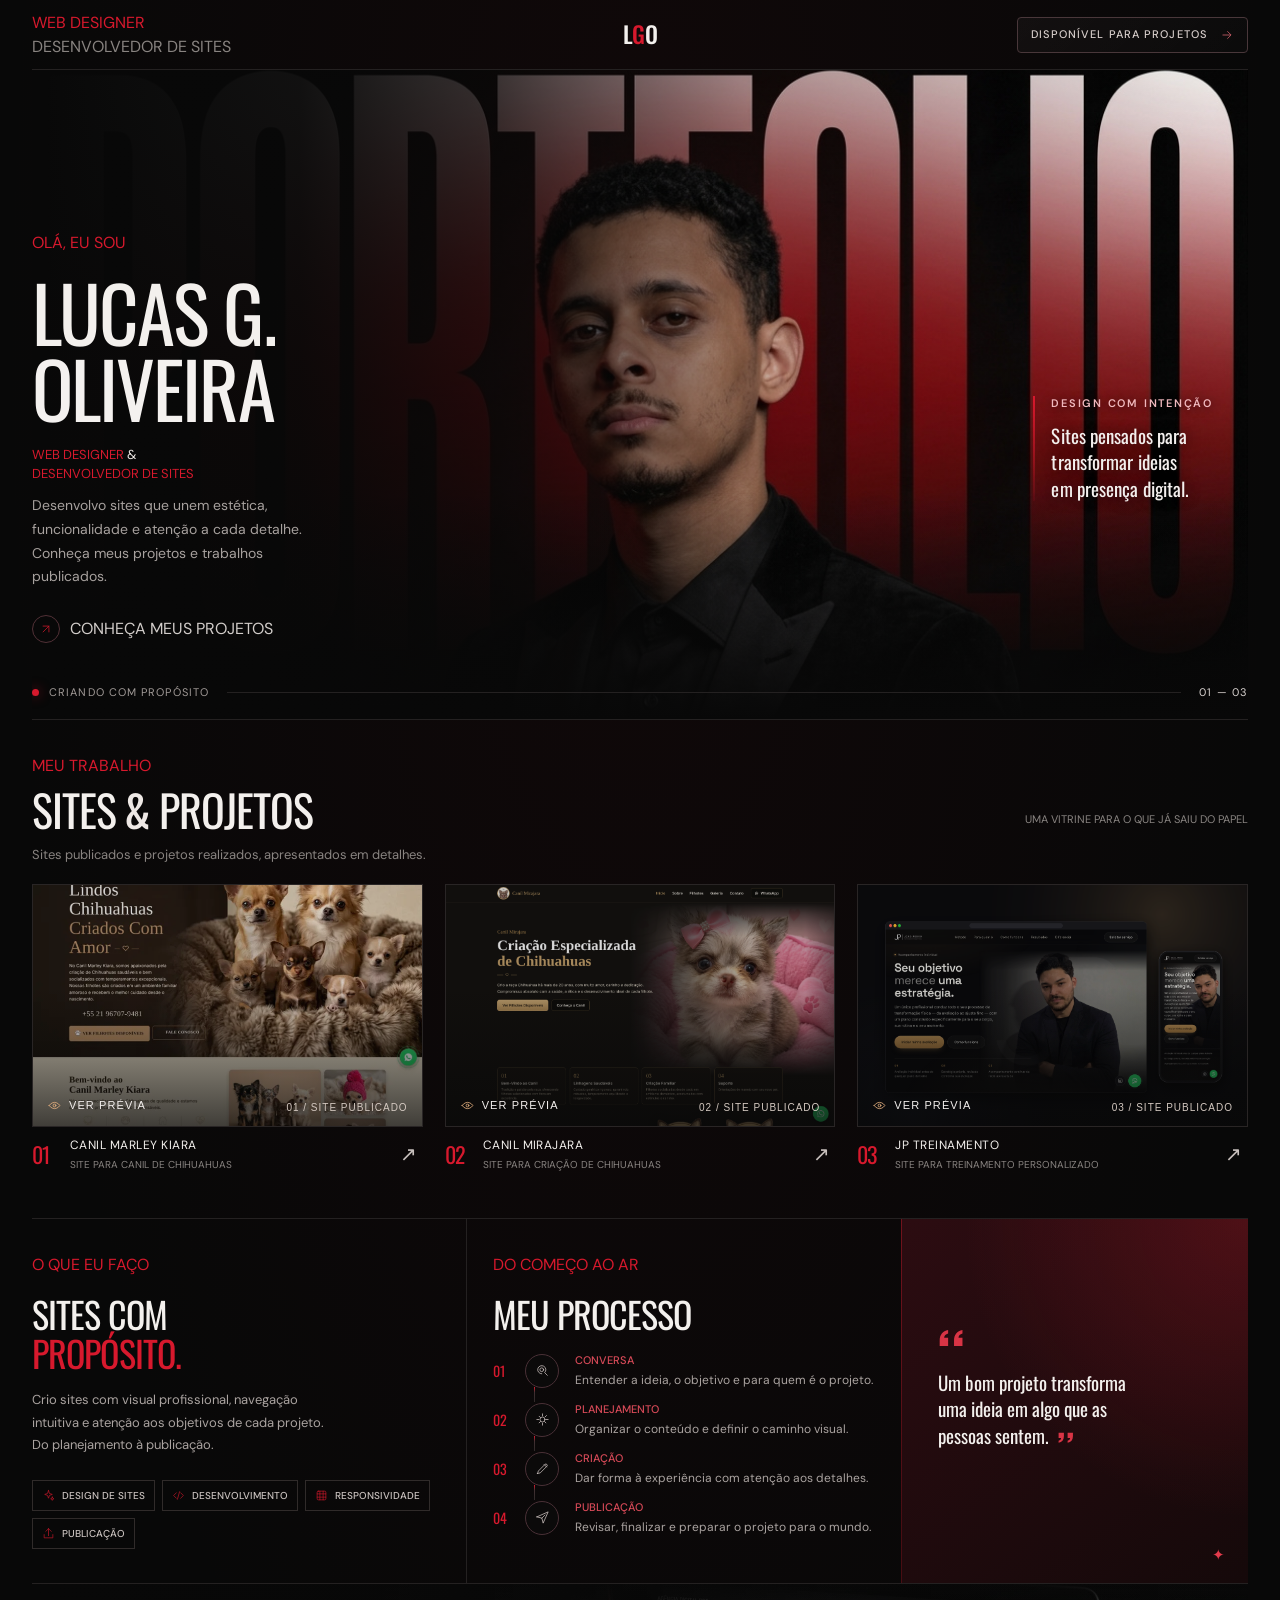
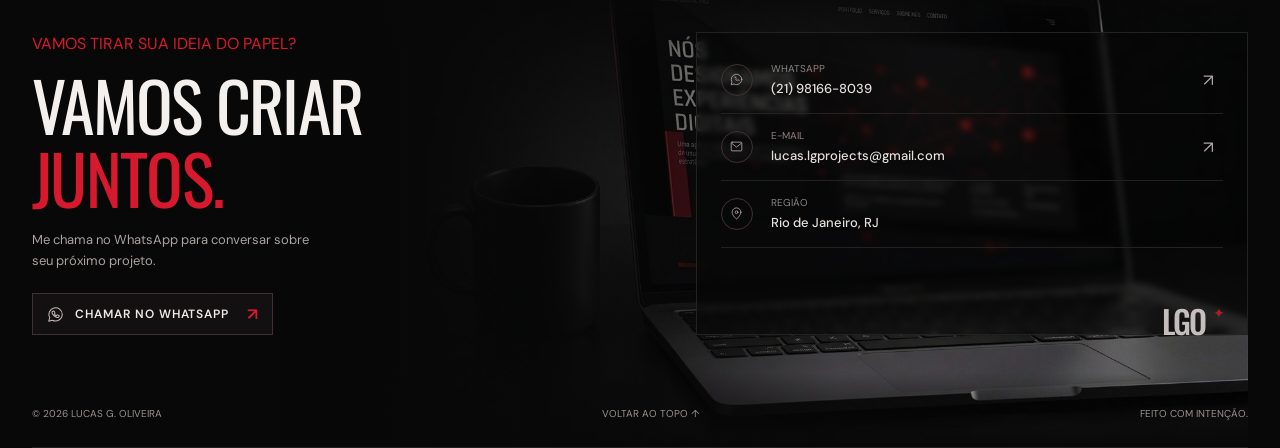
<file: index.html>
<!doctype html>
<html lang="pt-BR">
  <head>
    <meta charset="UTF-8" />
    <meta name="viewport" content="width=device-width, initial-scale=1.0" />
    <meta
      name="description"
      content="Portfólio de Lucas G. Oliveira. Sites, projetos e contato."
    />
    <meta name="theme-color" content="#080808" />
    <meta property="og:type" content="website" />
    <meta property="og:locale" content="pt_BR" />
    <meta property="og:title" content="Lucas G. Oliveira — Web Designer e Desenvolvedor de Sites" />
    <meta
      property="og:description"
      content="Sites publicados e projetos realizados. Vamos tirar sua ideia do papel?"
    />
    <title>Lucas G. Oliveira — Portfólio</title>
    <link rel="preconnect" href="https://fonts.googleapis.com" />
    <link rel="preconnect" href="https://fonts.gstatic.com" crossorigin />
    <link
      href="https://fonts.googleapis.com/css2?family=DM+Sans:wght@400;500;600;700&family=Oswald:wght@400;500;600;700&display=swap"
      rel="stylesheet"
    />
    <link rel="stylesheet" href="styles.css" />
  </head>
  <body>
    <header class="site-header page-shell">
      <a class="wordmark" href="#inicio" aria-label="Lucas G. Oliveira — início">
        L<span>G</span>O
      </a>
      <p class="header-role">WEB DESIGNER<br /><span>DESENVOLVEDOR DE SITES</span></p>
      <a class="availability" href="#contato" aria-label="Disponível para projetos. Ir para contato">
        <span>DISPONÍVEL PARA PROJETOS</span>
        <svg viewBox="0 0 24 24" aria-hidden="true">
          <path d="M5 12h13M13 6l6 6-6 6" />
        </svg>
      </a>
    </header>

    <main>
      <section class="hero page-shell" id="inicio" aria-labelledby="hero-title">
        <div class="hero-copy">
          <p class="eyebrow">OLÁ, EU SOU</p>
          <h1 id="hero-title">Lucas G.<br /><span>Oliveira</span></h1>
          <p class="hero-specialty">WEB DESIGNER <span>&</span><br />DESENVOLVEDOR DE SITES</p>
          <p class="hero-description">
            Desenvolvo sites que unem estética, funcionalidade e atenção a cada
            detalhe. Conheça meus projetos e trabalhos publicados.
          </p>
          <a class="text-link" href="#projetos">
            <span class="link-mark" aria-hidden="true">
              <svg viewBox="0 0 24 24"><path d="M7 17 17 7M7 7h10v10" /></svg>
            </span>
            CONHEÇA MEUS PROJETOS
          </a>
        </div>

        <div class="hero-art">
          <img
            class="hero-art-image"
            src="./assets/lucas-portfolio-hero.jpg"
            alt="Lucas G. Oliveira em um retrato para o portfólio"
            fetchpriority="high"
          />
        </div>

        <aside class="hero-note">
          <span class="note-accent" aria-hidden="true"></span>
          <div class="note-content">
            <span class="note-label">DESIGN COM INTENÇÃO</span>
            <p>Sites pensados para transformar ideias em presença digital.</p>
          </div>
        </aside>
        <div class="hero-bottom">
          <span class="availability-dot"></span>
          <span>CRIANDO COM PROPÓSITO</span>
          <span class="hero-bottom-rule"></span>
          <span class="hero-bottom-number">01 — 03</span>
        </div>
      </section>

      <section class="projects page-shell section-rule" id="projetos" aria-labelledby="projects-title">
        <div class="section-heading">
          <div>
            <p class="eyebrow">MEU TRABALHO</p>
            <h2 id="projects-title">SITES <span>&</span> PROJETOS</h2>
          </div>
          <p class="section-aside">UMA VITRINE PARA O QUE JÁ SAIU DO PAPEL</p>
        </div>
        <p class="projects-intro">
          Sites publicados e projetos realizados, apresentados em detalhes.
        </p>

        <div class="project-grid">
          <article class="project-card project-card-featured"
            data-project-title="Canil Marley Kiara"
            data-project-category="SITE PUBLICADO · CANIL"
            data-project-description="Site institucional para um canil especializado em Chihuahua, com informações sobre os filhotes, cuidados e contato."
            data-project-url="https://marleykiara.com.br/"
            data-project-domain="MARLEYKIARA.COM.BR"
            data-project-preview="./assets/canil-marley-kiara-preview.png"
            data-project-preview-alt="Prévia completa do site do Canil Marley Kiara"
          >
            <button
              class="project-preview-trigger"
              type="button"
              aria-haspopup="dialog"
              aria-controls="project-preview-dialog"
              aria-label="Abrir prévia do site Canil Marley Kiara"
            >
              <img
                class="project-preview-image"
                src="./assets/canil-marley-kiara-preview.png"
                alt="Captura da página do Canil Marley Kiara, com fotos de filhotes de Chihuahua"
                loading="lazy"
              />
              <span class="project-preview-hint">
                <svg viewBox="0 0 24 24" aria-hidden="true">
                  <path d="M3.5 12s3.1-5 8.5-5 8.5 5 8.5 5-3.1 5-8.5 5-8.5-5-8.5-5Z" />
                  <circle cx="12" cy="12" r="2.2" />
                </svg>
                VER PRÉVIA
              </span>
              <span class="project-preview-index">01 / SITE PUBLICADO</span>
            </button>
            <div class="project-meta">
              <span class="project-number">01</span>
              <div>
                <h3>CANIL MARLEY KIARA</h3>
                <p>SITE PARA CANIL DE CHIHUAHUAS</p>
              </div>
              <button
                class="project-arrow project-open-button"
                type="button"
                aria-haspopup="dialog"
                aria-label="Ver prévia do site Canil Marley Kiara"
                aria-controls="project-preview-dialog"
              >
                ↗
              </button>
            </div>
          </article>
          <article class="project-card project-card-featured"
            data-project-title="Canil Mirajara"
            data-project-category="SITE PUBLICADO · CANIL DE CHIHUAHUAS"
            data-project-description="Site para um canil especializado em Chihuahuas, com apresentação da criação, linhagens, filhotes disponíveis e galeria de fotos."
            data-project-url="https://canilmirajara.com.br/"
            data-project-domain="CANILMIRAJARA.COM.BR"
            data-project-preview="./assets/canil-mirajara-full.png"
            data-project-preview-alt="Captura completa do site do Canil Mirajara"
            data-project-mobile="./assets/canil-mirajara-mobile.png"
            data-project-mobile-alt="Versão para celular do site Canil Mirajara, exibindo um filhote de Chihuahua"
          >
            <button
              class="project-preview-trigger"
              type="button"
              aria-haspopup="dialog"
              aria-controls="project-preview-dialog"
              aria-label="Abrir prévia do site Canil Mirajara"
            >
              <img
                class="project-preview-image"
                src="./assets/canil-mirajara-cover.png"
                alt="Página inicial do Canil Mirajara com um filhote de Chihuahua"
                loading="lazy"
              />
              <span class="project-preview-hint">
                <svg viewBox="0 0 24 24" aria-hidden="true">
                  <path d="M3.5 12s3.1-5 8.5-5 8.5 5 8.5 5-3.1 5-8.5 5-8.5-5-8.5-5Z" />
                  <circle cx="12" cy="12" r="2.2" />
                </svg>
                VER PRÉVIA
              </span>
              <span class="project-preview-index">02 / SITE PUBLICADO</span>
            </button>
            <div class="project-meta">
              <span class="project-number">02</span>
              <div>
                <h3>CANIL MIRAJARA</h3>
                <p>SITE PARA CRIAÇÃO DE CHIHUAHUAS</p>
              </div>
              <button
                class="project-arrow project-open-button"
                type="button"
                aria-haspopup="dialog"
                aria-label="Ver prévia do site Canil Mirajara"
                aria-controls="project-preview-dialog"
              >
                ↗
              </button>
            </div>
          </article>

          <article class="project-card project-card-featured"
            data-project-title="JP Treinamento"
            data-project-category="SITE PUBLICADO · TREINAMENTO PERSONALIZADO"
            data-project-description="Site para João Pedro Treinamento, apresentando o acompanhamento individual, a metodologia de treino, os resultados e a evolução dos alunos."
            data-project-url="https://joaopedrotreinamento.com.br/"
            data-project-domain="JOAOPEDROTREINAMENTO.COM.BR"
            data-project-preview="./assets/jp-treinamento-full.png"
            data-project-preview-alt="Captura completa do site JP Treinamento"
            data-project-showcase="./assets/jp-treinamento-desktop.png"
            data-project-showcase-alt="Apresentação desktop do site JP Treinamento com a seção inicial e chamada de avaliação"
            data-project-mobile="./assets/jp-treinamento-mobile.png"
            data-project-mobile-alt="Versão para celular do site JP Treinamento"
          >
            <button
              class="project-preview-trigger"
              type="button"
              aria-haspopup="dialog"
              aria-controls="project-preview-dialog"
              aria-label="Abrir prévia do site JP Treinamento"
            >
              <img
                class="project-preview-image"
                src="./assets/jp-treinamento-cover.png"
                alt="Apresentação do site de JP Treinamento em computador e celular"
                loading="lazy"
              />
              <span class="project-preview-hint">
                <svg viewBox="0 0 24 24" aria-hidden="true">
                  <path d="M3.5 12s3.1-5 8.5-5 8.5 5 8.5 5-3.1 5-8.5 5-8.5-5-8.5-5Z" />
                  <circle cx="12" cy="12" r="2.2" />
                </svg>
                VER PRÉVIA
              </span>
              <span class="project-preview-index">03 / SITE PUBLICADO</span>
            </button>
            <div class="project-meta">
              <span class="project-number">03</span>
              <div>
                <h3>JP TREINAMENTO</h3>
                <p>SITE PARA TREINAMENTO PERSONALIZADO</p>
              </div>
              <button
                class="project-arrow project-open-button"
                type="button"
                aria-haspopup="dialog"
                aria-label="Ver prévia do site JP Treinamento"
                aria-controls="project-preview-dialog"
              >
                ↗
              </button>
            </div>
          </article>
        </div>
      </section>

      <dialog class="project-dialog" id="project-preview-dialog" aria-labelledby="project-dialog-title">
        <div class="project-dialog-shell">
          <div class="project-dialog-header">
            <p class="eyebrow">PRÉVIA DO PROJETO</p>
            <button class="project-dialog-close" type="button" aria-label="Fechar prévia">
              <svg viewBox="0 0 24 24" aria-hidden="true">
                <path d="m6 6 12 12M18 6 6 18" />
              </svg>
            </button>
          </div>
          <div class="project-dialog-body">
            <div class="project-dialog-preview">
              <img
                class="project-dialog-image"
                id="project-dialog-image"
                loading="lazy"
                src="./assets/canil-marley-kiara-preview.png"
                alt="Prévia completa do site do Canil Marley Kiara"
              />
            </div>
            <div class="project-dialog-info">
              <div class="project-preview-modes" role="tablist" aria-label="Formato da prévia" hidden>
                <button
                  class="project-preview-mode is-active"
                  type="button"
                  role="tab"
                  aria-selected="true"
                  data-preview-mode="desktop"
                  aria-controls="project-dialog-image"
                >SITE COMPLETO</button>
                <button
                  class="project-preview-mode"
                  type="button"
                  role="tab"
                  aria-selected="false"
                  data-preview-mode="mobile"
                  aria-controls="project-dialog-image"
                >VERSÃO PARA CELULAR</button>
                <button
                  class="project-preview-mode"
                  type="button"
                  role="tab"
                  aria-selected="false"
                  data-preview-mode="showcase"
                  aria-controls="project-dialog-image"
                >DESTAQUE DESKTOP</button>
              </div>
              <p class="eyebrow project-dialog-category">SITE PUBLICADO · CANIL</p>
              <h2 class="project-dialog-title" id="project-dialog-title">Canil Marley Kiara</h2>
              <p class="project-dialog-description"></p>
              <a
                class="project-dialog-link"
                href="https://canilmirajara.com.br/"
                target="_blank"
                rel="noopener noreferrer"
              >
                ACESSAR O SITE
                <svg viewBox="0 0 24 24" aria-hidden="true">
                  <path d="M7 17 17 7M7 7h10v10" />
                </svg>
              </a>
              <span class="project-dialog-url">CANILMIRAJARA.COM.BR</span>
            </div>
          </div>
        </div>
      </dialog>

      <section class="details page-shell section-rule" aria-label="Sobre e processo">
        <div class="details-panel about-panel">
          <p class="eyebrow">O QUE EU FAÇO</p>
          <h2>SITES COM<br /><span>PROPÓSITO.</span></h2>
          <p class="panel-copy">
            Crio sites com visual profissional, navegação intuitiva e atenção
            aos objetivos de cada projeto. Do planejamento à publicação.
          </p>
          <div class="skill-list" aria-label="Áreas de interesse">
            <span><svg viewBox="0 0 24 24" aria-hidden="true"><path d="m12 3 1.8 5.2L19 10l-5.2 1.8L12 17l-1.8-5.2L5 10l5.2-1.8L12 3Z" /><path d="m19 15 .9 2.1L22 18l-2.1.9L19 21l-.9-2.1L16 18l2.1-.9L19 15Z" /></svg>DESIGN DE SITES</span>
            <span><svg viewBox="0 0 24 24" aria-hidden="true"><path d="m8 7-5 5 5 5m8-10 5 5-5 5m-2-12-4 14" /></svg>DESENVOLVIMENTO</span>
            <span><svg viewBox="0 0 24 24" aria-hidden="true"><rect x="4" y="4" width="16" height="16" rx="2" /><path d="M9 20V4m6 16V4M4 9h16m-16 6h16" /></svg>RESPONSIVIDADE</span>
            <span><svg viewBox="0 0 24 24" aria-hidden="true"><path d="M12 16V3m-5 5 5-5 5 5M4 14v6h16v-6" /></svg>PUBLICAÇÃO</span>
          </div>
        </div>

        <div class="details-panel process-panel">
          <p class="eyebrow">DO COMEÇO AO AR</p>
          <h2>MEU PROCESSO</h2>
          <ol class="process-list">
            <li><span class="process-number">01</span><span class="process-icon" aria-hidden="true"><svg viewBox="0 0 24 24"><path d="M10.8 17.3a6.5 6.5 0 1 1 4.6-1.9l4.3 4.3" /><circle cx="10.8" cy="10.8" r="3" /></svg></span><div><h3>CONVERSA</h3><p>Entender a ideia, o objetivo e para quem é o projeto.</p></div></li>
            <li><span class="process-number">02</span><span class="process-icon" aria-hidden="true"><svg viewBox="0 0 24 24"><path d="M12 3v3m0 12v3M3 12h3m12 0h3m-2.6-6.4-2.1 2.1M8.7 15.3l-2.1 2.1m0-10.6 2.1 2.1m6.6 6.4 2.1 2.1" /><circle cx="12" cy="12" r="4" /></svg></span><div><h3>PLANEJAMENTO</h3><p>Organizar o conteúdo e definir o caminho visual.</p></div></li>
            <li><span class="process-number">03</span><span class="process-icon" aria-hidden="true"><svg viewBox="0 0 24 24"><path d="m14.5 5.5 4 4M4 20l4.4-1 10.5-10.5a2.1 2.1 0 0 0-3-3L5.4 16 4 20Z" /></svg></span><div><h3>CRIAÇÃO</h3><p>Dar forma à experiência com atenção aos detalhes.</p></div></li>
            <li><span class="process-number">04</span><span class="process-icon" aria-hidden="true"><svg viewBox="0 0 24 24"><path d="m3 11 18-8-8 18-2-8-8-2Z" /><path d="m11 13 5-5" /></svg></span><div><h3>PUBLICAÇÃO</h3><p>Revisar, finalizar e preparar o projeto para o mundo.</p></div></li>
          </ol>
        </div>

        <blockquote class="quote-panel">
          <span class="quote-mark" aria-hidden="true">
            <svg viewBox="0 0 32 24"><path d="M2 14.5C2 7.5 5.5 3.5 12 2v4c-3 .8-4.5 2.5-4.7 5H12v10H2v-6.5Zm17 0c0-7 3.5-11 10-12.5v4c-3 .8-4.5 2.5-4.7 5H29v10H19v-6.5Z" /></svg>
          </span>
          <p>Um bom projeto transforma uma ideia em algo que as pessoas <span class="quote-last">sentem.<span class="quote-mark quote-mark-end" aria-hidden="true"><svg viewBox="0 0 32 24"><path d="M2 14.5C2 7.5 5.5 3.5 12 2v4c-3 .8-4.5 2.5-4.7 5H12v10H2v-6.5Zm17 0c0-7 3.5-11 10-12.5v4c-3 .8-4.5 2.5-4.7 5H29v10H19v-6.5Z" /></svg></span></span></p>
          <span class="quote-decoration" aria-hidden="true">✦</span>
        </blockquote>
      </section>
    </main>

    <footer class="contact page-shell section-rule" id="contato">
      <div class="contact-copy">
        <p class="eyebrow">VAMOS TIRAR SUA IDEIA DO PAPEL?</p>
        <h2>VAMOS CRIAR<br /><span>JUNTOS.</span></h2>
        <p>Me chama no WhatsApp para conversar sobre seu próximo projeto.</p>
        <a
          class="whatsapp-button"
          href="https://wa.me/5521981668039"
          target="_blank"
          rel="noopener noreferrer"
          aria-label="Conversar com Lucas pelo WhatsApp"
        >
          <svg viewBox="0 0 24 24" aria-hidden="true">
            <path d="M20.5 11.8a8.4 8.4 0 0 1-12.4 7.4l-4.6 1.2 1.2-4.5a8.4 8.4 0 1 1 15.8-4.1Z" />
            <path d="M8.8 8.1c.2-.4.4-.4.7-.4h.5c.2 0 .4.1.5.4l.8 1.9c.1.2.1.4 0 .5l-.5.7c-.2.2-.2.4 0 .6.4.7 1.1 1.3 1.8 1.7.2.1.4.1.6-.1l.7-.8c.2-.2.4-.2.6-.1l1.8.8c.3.1.4.2.4.4 0 .3-.2 1.2-.7 1.6-.5.5-1.2.7-2 .5-1.9-.5-3.5-1.5-4.7-3-1-1.2-1.6-2.5-1.7-3.3-.1-.7.1-1.3.5-1.4Z" />
          </svg>
          <span>CHAMAR NO WHATSAPP</span>
          <span class="button-arrow" aria-hidden="true">↗</span>
        </a>
      </div>
      <div class="contact-details">
        <a class="contact-row" href="https://wa.me/5521981668039" target="_blank" rel="noopener noreferrer">
          <span class="contact-icon" aria-hidden="true">
            <svg viewBox="0 0 24 24"><path d="M20.5 11.8a8.4 8.4 0 0 1-12.4 7.4l-4.6 1.2 1.2-4.5a8.4 8.4 0 1 1 15.8-4.1Z" /><path d="M8.8 8.1c.2-.4.4-.4.7-.4h.5c.2 0 .4.1.5.4l.8 1.9c.1.2.1.4 0 .5l-.5.7c-.2.2-.2.4 0 .6.4.7 1.1 1.3 1.8 1.7.2.1.4.1.6-.1l.7-.8c.2-.2.4-.2.6-.1l1.8.8" /></svg>
          </span>
          <span><small>WHATSAPP</small><strong>(21) 98166-8039</strong></span>
          <span class="contact-arrow" aria-hidden="true">↗</span>
        </a>
        <div class="contact-row">
          <span class="contact-icon" aria-hidden="true">
            <svg viewBox="0 0 24 24"><rect x="3.5" y="5" width="17" height="14" rx="1.5" /><path d="m4.5 7 7.5 6 7.5-6" /></svg>
          </span>
          <span><small>E-MAIL</small><strong>lucas.lgprojects@gmail.com</strong></span>
          <a class="contact-arrow" href="mailto:lucas.lgprojects@gmail.com" aria-label="Enviar e-mail para Lucas">↗</a>
        </div>
        <div class="contact-row">
          <span class="contact-icon" aria-hidden="true">
            <svg viewBox="0 0 24 24"><path d="M19 10c0 5-7 11-7 11S5 15 5 10a7 7 0 1 1 14 0Z" /><circle cx="12" cy="10" r="2.2" /></svg>
          </span>
          <span><small>REGIÃO</small><strong>Rio de Janeiro, RJ</strong></span>
        </div>
        <div class="contact-signature" aria-hidden="true">LGO<span>✦</span></div>
      </div>
      <div class="footer-bottom">
        <span>© 2026 LUCAS G. OLIVEIRA</span>
        <a href="#inicio">VOLTAR AO TOPO ↑</a>
        <span>FEITO COM INTENÇÃO.</span>
      </div>
    </footer>
    <script src="script.js" defer></script>
  </body>
</html>
</file>
<file: styles.css>
:root {
  color-scheme: dark;
  --background: #080808;
  --surface: #0e0e0e;
  --surface-raised: #151313;
  --text: #f3f0ed;
  --muted: #898481;
  --line: #242121;
  --line-soft: rgb(243 240 237 / 10%);
  --red: #d7192d;
  --red-deep: #800d18;
  --font-display: "Oswald", Impact, "Arial Narrow", sans-serif;
  --font-body: "DM Sans", Arial, sans-serif;
}

* {
  box-sizing: border-box;
}

html {
  scroll-behavior: smooth;
}

body {
  margin: 0;
  background:
    radial-gradient(ellipse at 50% 17%, rgb(91 9 18 / 10%), transparent 40rem),
    var(--background);
  color: var(--text);
  font-family: var(--font-body);
  -webkit-font-smoothing: antialiased;
}

a {
  color: inherit;
  text-decoration: none;
}

.page-shell {
  width: min(1440px, calc(100% - 64px));
  margin-inline: auto;
}

.site-header {
  min-height: 70px;
  display: grid;
  grid-template-columns: 1fr 1fr 1fr;
  align-items: center;
  border-bottom: 1px solid var(--line);
  position: relative;
  z-index: 2;
}

.wordmark {
  grid-column: 2;
  grid-row: 1;
  justify-self: center;
  width: fit-content;
  font: 500 23px/1 var(--font-display);
  letter-spacing: -0.04em;
}

.wordmark span {
  color: var(--red);
}

.header-role,
.availability,
.eyebrow,
.hero-specialty,
.text-link,
.section-aside,
.project-meta p,
.project-number,
.header-role {
  grid-column: 1;
  grid-row: 1;
  justify-self: start;
  margin: 0;
  color: var(--red);
  line-height: 1.5;
}

.header-role span {
  color: var(--muted);
}

.availability {
  grid-column: 3;
  grid-row: 1;
  display: inline-flex;
  min-height: 36px;
  align-items: center;
  justify-content: center;
  gap: 12px;
  justify-self: end;
  padding: 0 13px;
  border: 1px solid #49373a;
  border-radius: 4px;
  background: linear-gradient(135deg, rgb(255 255 255 / 3%), rgb(255 255 255 / 1%));
  color: #d7cecb;
  font-size: 11px;
  font-weight: 500;
  letter-spacing: 0.1em;
  transition: color 180ms ease, border-color 180ms ease, background 180ms ease, transform 180ms ease;
}

.availability:hover {
  transform: translateY(-1px);
  border-color: #81404a;
  background: linear-gradient(135deg, rgb(215 25 45 / 10%), rgb(255 255 255 / 2%));
  color: #fff;
}

.availability:focus-visible {
  outline: 1px solid #e34a59;
  outline-offset: 3px;
}

.availability svg {
  width: 14px;
  height: 14px;
  fill: none;
  stroke: #d96570;
  stroke-linecap: round;
  stroke-linejoin: round;
  stroke-width: 1.3;
  transition: transform 180ms ease;
}

.availability:hover svg {
  transform: translateX(2px);
}

.footer-bottom a:hover {
  color: var(--red);
}

.hero {
  min-height: 650px;
  position: relative;
  display: grid;
  grid-template-columns: minmax(250px, 0.9fr) minmax(250px, 1.2fr) minmax(130px, 0.45fr);
  align-items: center;
  isolation: isolate;
  overflow: hidden;
  border-bottom: 1px solid var(--line);
}

.hero::before {
  content: "";
  position: absolute;
  inset: 0;
  z-index: -1;
  background:
    linear-gradient(0deg, #080808 0%, rgb(8 8 8 / 77%) 8%, transparent 35%),
    linear-gradient(90deg, #080808 0%, rgb(8 8 8 / 96%) 22%, rgb(8 8 8 / 80%) 37%, rgb(8 8 8 / 24%) 61%, rgb(8 8 8 / 4%) 100%);
  pointer-events: none;
}

.hero-copy {
  z-index: 1;
  grid-column: 1;
  grid-row: 1;
  align-self: center;
  padding-top: 85px;
}

.eyebrow {
  margin: 0 0 18px;
  color: var(--red);
  text-transform: uppercase;
}

.hero h1 {
  margin: 0;
  font: 400 clamp(48px, 6vw, 82px)/0.99 var(--font-display);
  letter-spacing: -0.025em;
  text-transform: uppercase;
}

.hero h1 span {
  color: #f4f1ef;
}

.hero-specialty {
  margin: 20px 0 10px;
  color: var(--red);
  font-size: 13px;
}

.hero-specialty span,
.section-heading h2 span {
  color: #eee8e5;
}

.hero-description {
  max-width: 290px;
  margin: 0;
  color: #a7a19e;
  font-size: 14px;
  line-height: 1.7;
}

.text-link {
  display: inline-flex;
  align-items: center;
  gap: 10px;
  margin-top: 26px;
  color: #d2cdca;
  transition: color 180ms ease;
}

.text-link:hover {
  color: white;
}

.link-mark {
  display: grid;
  width: 28px;
  height: 28px;
  place-items: center;
  border: 1px solid #513036;
  border-radius: 50%;
  color: var(--red);
  transition: color 180ms ease, border-color 180ms ease, background 180ms ease;
}

.link-mark svg {
  width: 14px;
  height: 14px;
  fill: none;
  stroke: currentColor;
  stroke-linecap: round;
  stroke-linejoin: round;
  stroke-width: 1.25;
}

.text-link:hover .link-mark {
  border-color: var(--red);
  background: rgb(215 25 45 / 8%);
  color: #ef6572;
}

.hero-art {
  position: absolute;
  inset: 0;
  z-index: -2;
  overflow: hidden;
}

.hero-art-image {
  display: block;
  width: 100%;
  height: 100%;
  object-fit: cover;
  object-position: center 12%;
}

.hero-note {
  display: grid;
  grid-template-columns: 2px minmax(0, 1fr);
  gap: 16px;
  z-index: 1;
  grid-column: 3;
  grid-row: 1;
  justify-self: end;
  align-self: center;
  width: 100%;
  max-width: 230px;
  padding-top: 108px;
}

.note-accent {
  width: 2px;
  height: 100%;
  background: linear-gradient(180deg, var(--red), rgb(215 25 45 / 8%));
}

.note-label {
  display: block;
  margin-bottom: 12px;
  color: #f0b9be;
  font-size: 11px;
  font-weight: 600;
  letter-spacing: 0.16em;
  text-shadow: 0 1px 10px rgb(0 0 0 / 60%);
}

.note-content p {
  margin: 0;
  color: #f3efed;
  font: 400 19px/1.4 var(--font-display);
  letter-spacing: 0.005em;
  text-shadow: 0 1px 14px rgb(0 0 0 / 65%);
  text-wrap: balance;
}

.hero-bottom {
  position: absolute;
  inset: auto 0 20px;
  display: flex;
  align-items: center;
  gap: 10px;
  color: #a19a97;
  font-size: 11px;
  letter-spacing: 0.1em;
}

.availability-dot {
  width: 7px;
  height: 7px;
  border-radius: 50%;
  background: var(--red);
  box-shadow: 0 0 12px rgb(215 25 45 / 55%);
}

.hero-bottom-rule {
  height: 1px;
  flex: 1;
  margin-inline: 8px;
  background: var(--line);
}

.hero-bottom-number {
  color: #d9d3d0;
}

.section-rule {
  border-bottom: 1px solid var(--line);
}

.projects {
  padding-block: 34px 46px;
}

.section-heading {
  display: flex;
  justify-content: space-between;
  align-items: end;
  gap: 24px;
}

.section-heading .eyebrow {
  margin-bottom: 8px;
}

.section-heading h2,
.details h2,
.contact h2 {
  margin: 0;
  font: 400 clamp(31px, 4vw, 44px)/1.08 var(--font-display);
  letter-spacing: -0.025em;
}

.section-aside {
  margin: 0 0 6px;
  color: var(--muted);
  font-size: 11px;
}

.projects-intro {
  margin: 12px 0 21px;
  color: var(--muted);
  font-size: 13px;
}

.project-grid {
  display: grid;
  grid-template-columns: repeat(3, minmax(0, 1fr));
  gap: 22px;
}

.project-card {
  min-width: 0;
}

.project-preview-trigger {
  position: relative;
  display: block;
  width: 100%;
  height: clamp(150px, 19vw, 245px);
  padding: 0;
  overflow: hidden;
  border: 1px solid #292525;
  background: #101010;
  color: var(--text);
  cursor: pointer;
  text-align: left;
}

.project-preview-image {
  display: block;
  width: 100%;
  height: 100%;
  object-fit: cover;
  object-position: center 8%;
  opacity: 0.84;
  transition: opacity 220ms ease, transform 450ms cubic-bezier(0.2, 0.7, 0.2, 1);
}

.project-preview-trigger::after {
  position: absolute;
  inset: 0;
  background: linear-gradient(180deg, transparent 42%, rgb(8 8 8 / 70%) 100%);
  content: "";
  pointer-events: none;
}

.project-preview-trigger:hover .project-preview-image,
.project-preview-trigger:focus-visible .project-preview-image {
  opacity: 1;
  transform: scale(1.035);
}

.project-preview-trigger:focus-visible,
.project-open-button:focus-visible,
.project-dialog button:focus-visible,
.project-dialog a:focus-visible {
  outline: 1px solid #e34a59;
  outline-offset: 3px;
}

.project-preview-hint,
.project-preview-index {
  position: absolute;
  z-index: 1;
  bottom: 13px;
  display: inline-flex;
  align-items: center;
  gap: 7px;
  color: #f3efed;
  font-size: 11px;
  font-weight: 500;
  letter-spacing: 0.1em;
}

.project-preview-hint {
  left: 14px;
}

.project-preview-hint svg {
  width: 15px;
  height: 15px;
  fill: none;
  stroke: #e6b07f;
  stroke-linecap: round;
  stroke-linejoin: round;
  stroke-width: 1.3;
}

.project-preview-index {
  right: 14px;
  color: #d3c8c0;
  font-size: 10px;
}

.project-meta {
  display: grid;
  grid-template-columns: 29px 1fr 24px;
  align-items: center;
  gap: 9px;
  padding-top: 10px;
}

.project-number {
  color: var(--red);
  font: 400 22px/1 var(--font-display);
  letter-spacing: -0.04em;
}

.project-meta h3 {
  margin: 0;
  font-size: 12px;
  font-weight: 400;
  letter-spacing: 0.04em;
}

.project-meta p {
  margin: 4px 0 0;
  color: var(--muted);
  font-size: 10px;
}

.project-arrow {
  justify-self: end;
  color: #c8c0bd;
  font-size: 20px;
}

.project-open-button {
  display: grid;
  width: 28px;
  height: 28px;
  place-items: center;
  padding: 0;
  border: 1px solid transparent;
  background: transparent;
  cursor: pointer;
  transition: border-color 180ms ease, color 180ms ease;
}

.project-open-button:hover {
  border-color: #563039;
  color: #f0d7d4;
}

.project-dialog {
  width: min(940px, calc(100vw - 40px));
  max-width: none;
  max-height: min(820px, calc(100vh - 40px));
  padding: 0;
  overflow: hidden;
  border: 1px solid #443234;
  background:
    radial-gradient(ellipse at 100% 0, rgb(93 19 29 / 18%), transparent 48%),
    #0c0b0b;
  color: var(--text);
  box-shadow: 0 24px 100px rgb(0 0 0 / 65%);
}

.project-dialog[open] {
  animation: dialog-enter 180ms ease-out both;
}

.project-dialog::backdrop {
  background: rgb(0 0 0 / 78%);
  backdrop-filter: blur(5px);
}

.project-dialog-shell {
  padding: 18px;
}

.project-dialog-header {
  display: flex;
  align-items: center;
  justify-content: space-between;
  padding-bottom: 13px;
  border-bottom: 1px solid var(--line-soft);
}

.project-dialog-header .eyebrow {
  margin: 0;
  font-size: 11px;
}

.project-dialog-close {
  display: grid;
  width: 34px;
  height: 34px;
  place-items: center;
  border: 1px solid #403437;
  border-radius: 50%;
  background: transparent;
  color: #d9d0ce;
  cursor: pointer;
  transition: border-color 180ms ease, color 180ms ease, transform 180ms ease;
}

.project-dialog-close:hover {
  transform: rotate(90deg);
  border-color: var(--red);
  color: white;
}

.project-dialog-close svg {
  width: 15px;
  height: 15px;
  fill: none;
  stroke: currentColor;
  stroke-linecap: round;
  stroke-width: 1.3;
}

.project-dialog-body {
  display: grid;
  grid-template-columns: minmax(0, 1.15fr) minmax(220px, 0.85fr);
  align-items: center;
  gap: 28px;
  padding-top: 18px;
}

.project-dialog-preview {
  max-height: min(68vh, 690px);
  overflow: auto;
  border: 1px solid #322b29;
  background: #171310;
  scrollbar-color: #6a3b3e #151111;
  scrollbar-width: thin;
}

.project-dialog-preview img {
  display: block;
  width: 100%;
  height: auto;
}

.project-dialog-preview.is-mobile .project-dialog-image {
  width: min(100%, 300px);
  margin-inline: auto;
}

.project-dialog-info {
  padding: 18px 10px 18px 0;
}

.project-preview-modes {
  display: flex;
  flex-wrap: wrap;
  gap: 7px;
  margin: 0 0 23px;
}

.project-preview-modes[hidden] {
  display: none;
}

.project-preview-mode {
  min-height: 31px;
  padding: 0 9px;
  border: 1px solid #342c2b;
  background: transparent;
  color: #a69e9a;
  cursor: pointer;
  font: 500 10px/1 var(--font-body);
  letter-spacing: 0.07em;
  transition: border-color 180ms ease, color 180ms ease, background 180ms ease;
}

.project-preview-mode:hover {
  border-color: #68404a;
  color: #e7dedb;
}

.project-preview-mode.is-active {
  border-color: #70404a;
  background: rgb(215 25 45 / 8%);
  color: #f0e9e6;
}

.project-dialog-info .eyebrow {
  margin-bottom: 12px;
  font-size: 11px;
}

.project-dialog-info h2 {
  margin: 0;
  font: 400 clamp(29px, 4vw, 43px)/1.08 var(--font-display);
  letter-spacing: -0.02em;
}

.project-dialog-info > p:not(.eyebrow) {
  margin: 14px 0 22px;
  color: #aaa19d;
  font-size: 14px;
  line-height: 1.7;
}

.project-dialog-link {
  display: inline-flex;
  min-height: 43px;
  align-items: center;
  justify-content: center;
  gap: 20px;
  padding: 0 14px;
  border: 1px solid #68404a;
  background: #171112;
  color: #eee7e4;
  font-size: 11px;
  font-weight: 500;
  letter-spacing: 0.1em;
  transition: border-color 180ms ease, background 180ms ease;
}

.project-dialog-link:hover {
  border-color: #ad3544;
  background: #241316;
}

.project-dialog-link svg {
  width: 15px;
  height: 15px;
  fill: none;
  stroke: var(--red);
  stroke-linecap: round;
  stroke-linejoin: round;
  stroke-width: 1.3;
}

.project-dialog-url {
  display: block;
  margin-top: 12px;
  color: #9a928f;
  font-size: 10px;
  letter-spacing: 0.12em;
}

@keyframes dialog-enter {
  from {
    opacity: 0;
    transform: translateY(8px) scale(0.99);
  }

  to {
    opacity: 1;
    transform: translateY(0) scale(1);
  }
}

.details {
  display: grid;
  grid-template-columns: 1fr 1fr 0.8fr;
  min-height: 360px;
}

.details-panel {
  padding: 34px 26px 34px 0;
}

.details-panel + .details-panel {
  padding-left: 26px;
  border-left: 1px solid var(--line);
}

.details h2 {
  margin-bottom: 17px;
  font-size: clamp(27px, 3vw, 36px);
  font-weight: 400;
}

.about-panel h2 span,
.contact h2 span {
  color: var(--red);
}

.panel-copy {
  max-width: 310px;
  color: #aaa3a0;
  font-size: 13px;
  line-height: 1.7;
}

.skill-list {
  display: flex;
  flex-wrap: wrap;
  gap: 7px;
  margin-top: 24px;
}

.skill-list span {
  display: inline-flex;
  align-items: center;
  gap: 7px;
  padding: 8px 9px;
  border: 1px solid #302b2a;
  color: #c9c1be;
  font-size: 10px;
  font-weight: 500;
  transition: border-color 180ms ease, color 180ms ease;
}

.skill-list span:hover {
  border-color: #70404a;
  color: #f0e9e6;
}

.skill-list svg {
  width: 13px;
  height: 13px;
  flex: 0 0 auto;
  fill: none;
  stroke: var(--red);
  stroke-linecap: round;
  stroke-linejoin: round;
  stroke-width: 1.15;
}

.process-list {
  display: grid;
  gap: 13px;
  margin: 19px 0 0;
  padding: 0;
  list-style: none;
}

.process-list li {
  position: relative;
  display: grid;
  grid-template-columns: 22px 40px 1fr;
  align-items: center;
  gap: 10px;
}

.process-list li:not(:last-child)::after {
  position: absolute;
  top: 34px;
  bottom: -13px;
  left: 41px;
  width: 1px;
  background: linear-gradient(var(--red) 0%, #413133 35%, #302a29 100%);
  content: "";
}

.process-number {
  color: var(--red);
  font: 400 14px/1 var(--font-display);
}

.process-icon {
  position: relative;
  z-index: 1;
  display: grid;
  width: 34px;
  height: 34px;
  place-items: center;
  border: 1px solid #493036;
  border-radius: 50%;
  background: #0b0a0a;
  color: #d9cdca;
  transition: border-color 180ms ease, color 180ms ease, box-shadow 180ms ease;
}

.process-list li:hover .process-icon {
  border-color: #9c2c3b;
  color: #f4e9e8;
  box-shadow: 0 0 17px rgb(215 25 45 / 12%);
}

.process-icon svg {
  width: 15px;
  height: 15px;
  fill: none;
  stroke: currentColor;
  stroke-linecap: round;
  stroke-linejoin: round;
  stroke-width: 1.15;
}

.process-list h3 {
  margin: 0 0 4px;
  color: #d84a58;
  font-size: 11px;
  font-weight: 500;
}

.process-list p {
  margin: 0;
  color: #aaa3a0;
  font-size: 12px;
  line-height: 1.5;
}

.quote-panel {
  position: relative;
  display: flex;
  flex-direction: column;
  justify-content: center;
  min-height: 100%;
  margin: 0;
  padding: 36px;
  overflow: hidden;
  border-left: 1px solid rgb(215 25 45 / 26%);
  background:
    radial-gradient(ellipse at 100% 0%, rgb(231 34 52 / 22%), transparent 58%),
    linear-gradient(145deg, #2c0c11, #15090a);
}

.quote-mark {
  color: #d83445;
}

.quote-mark svg {
  width: 27px;
  height: 21px;
  fill: currentColor;
}

.quote-last {
  white-space: nowrap;
}

.quote-mark-end {
  display: inline-block;
  margin-left: 8px;
}

.quote-mark-end svg {
  width: 17px;
  height: 13px;
  transform: rotate(180deg);
}

.quote-panel p {
  max-width: 220px;
  margin: 15px 0 25px;
  font: 400 19px/1.4 var(--font-display);
}

.quote-decoration {
  position: absolute;
  right: 23px;
  bottom: 18px;
  color: #e33b4c;
  font-size: 15px;
}

.contact {
  display: grid;
  grid-template-columns: 1fr 0.9fr;
  gap: 50px;
  padding-block: 48px 27px;
}

.contact {
  position: relative;
  isolation: isolate;
  overflow: hidden;
}

/* Fundo do contato: imagem à direita, escurecendo para a esquerda onde fica o texto */
.contact::before {
  position: absolute;
  inset: 0;
  z-index: -1;
  background:
    linear-gradient(90deg, #080808 0%, rgb(8 8 8 / 94%) 30%, rgb(8 8 8 / 70%) 48%, rgb(8 8 8 / 28%) 66%, rgb(8 8 8 / 0%) 100%),
    linear-gradient(180deg, #080808 0%, transparent 14%, transparent 84%, #080808 100%),
    url("assets/contact-bg.jpg") right center / auto 115% no-repeat;
  content: "";
  pointer-events: none;
}

.contact-copy .eyebrow {
  margin-bottom: 12px;
}

.contact h2 {
  font-size: clamp(42px, 6vw, 68px);
}

.contact-copy > p:not(.eyebrow) {
  max-width: 300px;
  margin: 14px 0 22px;
  color: #aaa3a0;
  font-size: 13px;
  line-height: 1.65;
}

.whatsapp-button {
  display: inline-flex;
  align-items: center;
  gap: 10px;
  min-height: 42px;
  padding: 0 13px;
  border: 1px solid #413033;
  background: #121010;
  color: #eee8e5;
  font-size: 12px;
  font-weight: 600;
  letter-spacing: 0.08em;
  transition: background 180ms ease, border-color 180ms ease;
}

.whatsapp-button:hover {
  border-color: #8a323c;
  background: #211517;
}

.whatsapp-button svg {
  width: 19px;
  height: 19px;
  fill: none;
  stroke: #c7b9b6;
  stroke-linecap: round;
  stroke-linejoin: round;
  stroke-width: 1.3;
}

.button-arrow {
  margin-left: 8px;
  color: var(--red);
  font-size: 17px;
}

.contact-details {
  position: relative;
  padding: 14px 24px 18px;
  border: 1px solid var(--line);
  background: rgb(8 8 8 / 46%);
  backdrop-filter: blur(3px);
}

.contact-row {
  display: grid;
  grid-template-columns: 38px 1fr 20px;
  align-items: center;
  gap: 12px;
  min-height: 67px;
  border-bottom: 1px solid var(--line);
}

a.contact-row:hover strong,
a.contact-row:hover .contact-arrow {
  color: var(--red);
}

.contact-icon {
  display: grid;
  width: 32px;
  height: 32px;
  place-items: center;
  border: 1px solid #443034;
  border-radius: 50%;
  color: #c9b8b5;
}

.contact-icon svg {
  width: 15px;
  height: 15px;
  fill: none;
  stroke: currentColor;
  stroke-linecap: round;
  stroke-linejoin: round;
  stroke-width: 1.2;
}

.contact-row small,
.contact-row strong {
  display: block;
}

.contact-row small {
  margin-bottom: 5px;
  color: var(--muted);
  font-size: 10px;
}

.contact-row strong {
  color: #e5dfdc;
  font-size: 13px;
  font-weight: 500;
  transition: color 180ms ease;
}

.contact-arrow {
  color: #ada5a2;
  font-size: 17px;
}

.contact-signature {
  position: absolute;
  right: 24px;
  bottom: -3px;
  color: #f0e9e6;
  font: 500 32px/1 var(--font-display);
  letter-spacing: -0.06em;
  opacity: 0.8;
}

.contact-signature span {
  margin-left: 8px;
  color: var(--red);
  font-size: 14px;
  vertical-align: top;
}

.footer-bottom {
  grid-column: 1 / -1;
  display: flex;
  justify-content: space-between;
  gap: 16px;
  padding-top: 22px;
  color: #9a938f;
  font-size: 10px;
}

.footer-bottom a {
  transition: color 180ms ease;
}

@media (min-width: 1441px) {
  .hero {
    min-height: min(760px, 48vw);
  }
}

@media (max-width: 900px) {
  .page-shell {
    width: min(100% - 44px, 720px);
  }

  .hero {
    min-height: 570px;
    grid-template-columns: minmax(220px, 0.85fr) minmax(220px, 1.1fr);
  }

  .hero-art-image {
    object-position: 57% 12%;
  }

  .hero::before {
    background:
      linear-gradient(0deg, #080808 0%, rgb(8 8 8 / 72%) 9%, transparent 38%),
      linear-gradient(90deg, #080808 0%, rgb(8 8 8 / 95%) 21%, rgb(8 8 8 / 70%) 42%, rgb(8 8 8 / 15%) 72%, transparent 100%);
  }

  .hero-note {
    display: none;
  }

  .details {
    grid-template-columns: 1fr 1fr;
  }

  .quote-panel {
    grid-column: 1 / -1;
    min-height: 220px;
  }

  .quote-panel p {
    max-width: 450px;
  }
}

@media (max-width: 620px) {
  .page-shell {
    width: calc(100% - 36px);
  }

  .site-header {
    min-height: 65px;
    grid-template-columns: auto 1fr auto;
  }

  .header-role {
    margin-left: 0;
    font-size: 10px;
  }

  .header-role span {
    display: none;
  }

  .availability {
    min-height: 32px;
    max-width: 180px;
    gap: 6px;
    padding-inline: 8px;
    text-align: center;
    font-size: 10px;
    letter-spacing: 0.07em;
  }

  .availability svg {
    width: 12px;
    height: 12px;
  }

  .hero {
    min-height: 750px;
    display: flex;
    flex-direction: column;
    align-items: stretch;
    justify-content: flex-start;
  }

  .hero-copy {
    order: 2;
    padding: 6px 0 65px;
  }

  .hero h1 {
    font-size: clamp(53px, 15vw, 78px);
  }

  .hero-art {
    position: relative;
    inset: auto;
    z-index: 0;
    order: 1;
    width: calc(100% + 36px);
    height: 390px;
    flex: 0 0 390px;
    margin: 0 -18px;
  }

  .hero-art-image {
    object-position: center 8%;
  }

  .hero::before {
    z-index: 1;
    background:
      linear-gradient(0deg, #080808 0%, rgb(8 8 8 / 12%) 29%, transparent 56%),
      linear-gradient(90deg, rgb(8 8 8 / 12%), transparent 30%, transparent 75%, rgb(8 8 8 / 12%));
  }

  .hero-copy {
    position: relative;
    z-index: 2;
  }

  .hero-description {
    max-width: 350px;
  }

  .hero-bottom {
    bottom: 16px;
  }

  .projects {
    padding-block: 29px 37px;
  }

  .section-heading {
    align-items: start;
    flex-direction: column;
    gap: 7px;
  }

  .section-heading h2 {
    font-size: 36px;
  }

  .section-aside {
    margin: 0;
  }

  .projects-intro {
    max-width: 320px;
    line-height: 1.6;
  }

  .project-grid {
    grid-template-columns: 1fr;
    gap: 22px;
  }

  .project-preview-trigger {
    height: clamp(190px, 57vw, 290px);
  }

  .project-dialog {
    width: calc(100vw - 24px);
    max-height: calc(100dvh - 24px);
    overflow-y: auto;
  }

  .project-dialog-shell {
    padding: 13px;
  }

  .project-dialog-body {
    grid-template-columns: 1fr;
    gap: 14px;
    padding-top: 12px;
  }

  .project-dialog-preview {
    max-height: 43vh;
  }

  .project-dialog-preview.is-mobile .project-dialog-image {
    width: min(100%, 220px);
  }

  .project-dialog-info {
    padding: 3px 2px 8px;
  }

  .project-preview-modes {
    margin-bottom: 14px;
  }

  .project-dialog-info .eyebrow {
    margin-bottom: 8px;
  }

  .project-dialog-info h2 {
    font-size: 30px;
  }

  .project-dialog-info > p:not(.eyebrow) {
    margin: 8px 0 12px;
  }

  .details {
    grid-template-columns: 1fr;
  }

  .details-panel {
    padding: 30px 0;
  }

  .details-panel + .details-panel {
    padding: 30px 0;
    border-top: 1px solid var(--line);
    border-left: 0;
  }

  .quote-panel {
    grid-column: auto;
    min-height: 250px;
    margin-inline: -18px;
    padding: 30px 24px;
  }

  .contact {
    grid-template-columns: 1fr;
    gap: 15px;
    padding-block: 37px 22px;
  }

  .contact h2 {
    font-size: 56px;
  }

  .contact-details {
    padding: 0 0 50px;
    border: 0;
    background: none;
    backdrop-filter: none;
  }

  .contact-signature {
    right: 0;
  }

  .footer-bottom {
    flex-wrap: wrap;
    font-size: 10px;
  }
}

@media (prefers-reduced-motion: reduce) {
  html {
    scroll-behavior: auto;
  }

  *,
  *::before,
  *::after {
    transition-duration: 0.01ms !important;
  }
}

@media (max-width: 620px) {
  .contact::before {
    background:
      linear-gradient(90deg, rgb(8 8 8 / 92%) 0%, rgb(8 8 8 / 72%) 100%),
      linear-gradient(180deg, #080808 0%, transparent 15%, transparent 80%, #080808 100%),
      url("assets/contact-bg.jpg") 70% center / cover no-repeat;
  }
}
</file>
